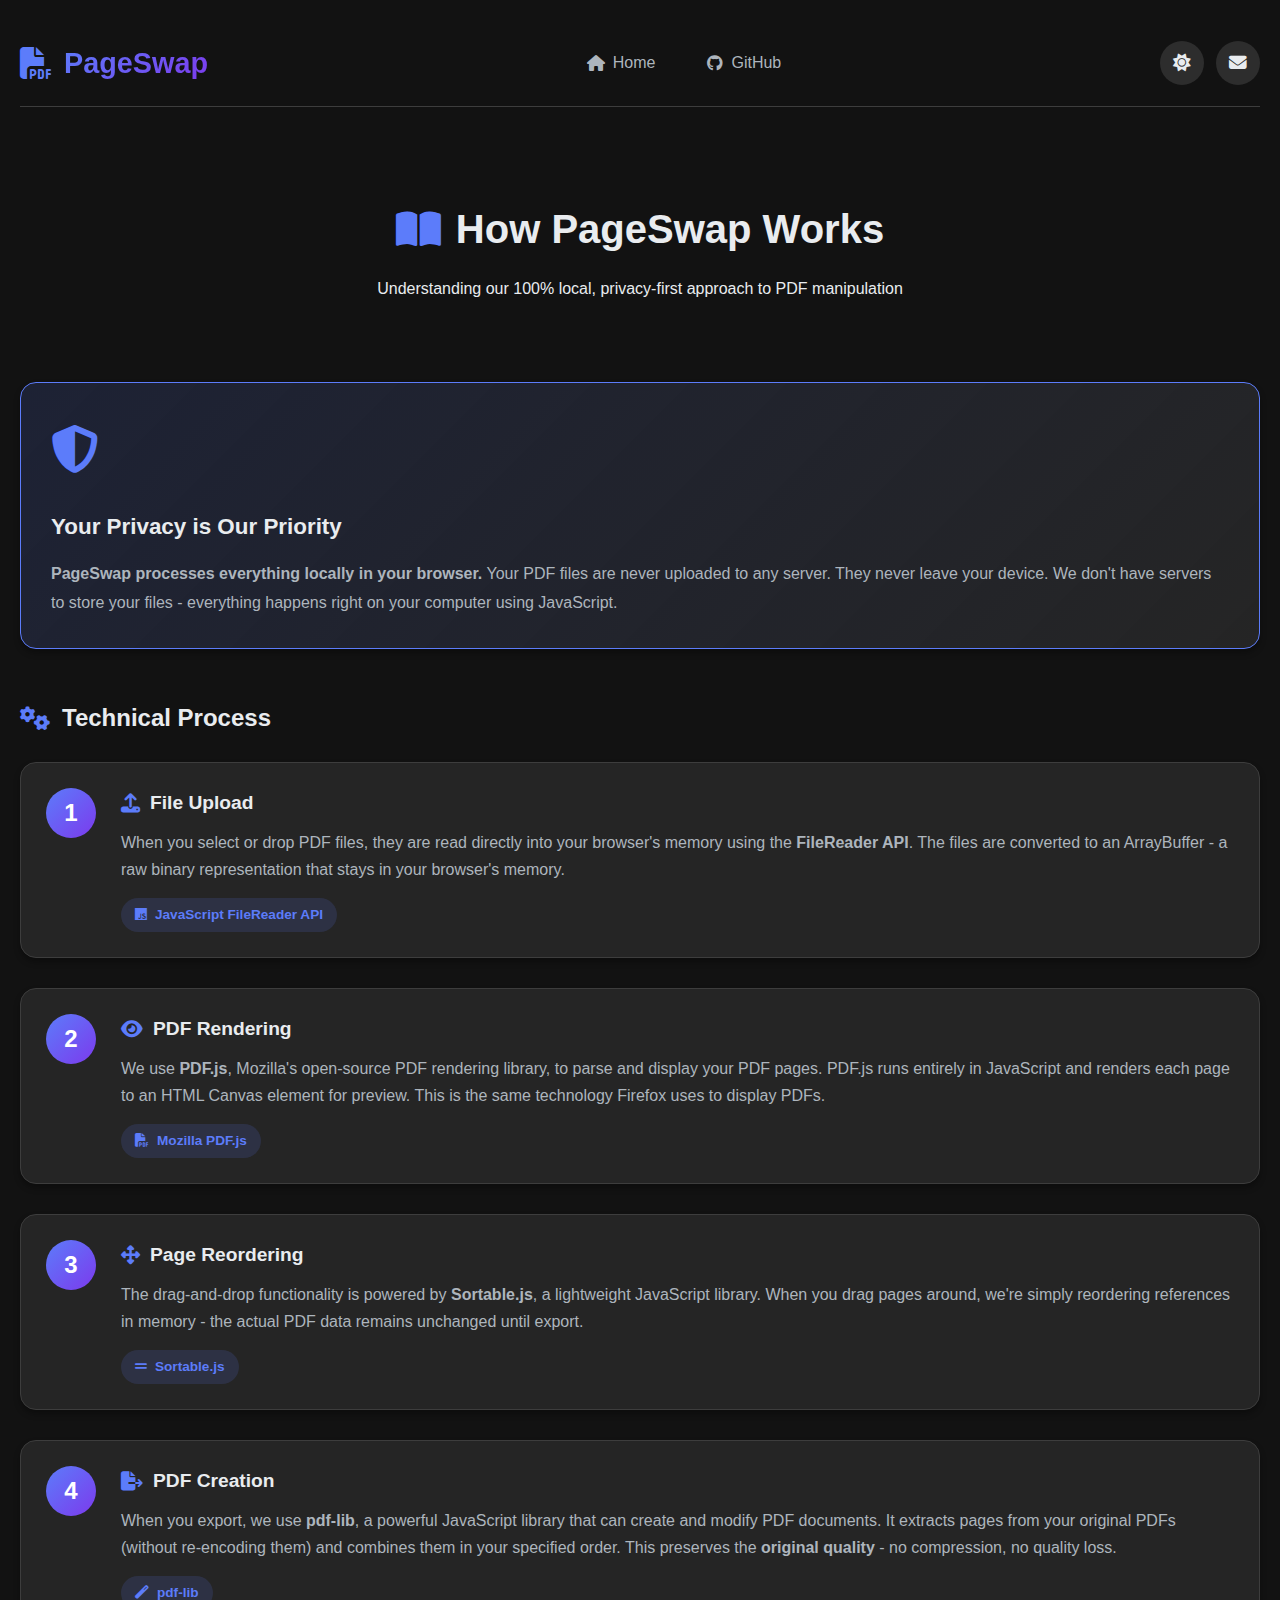
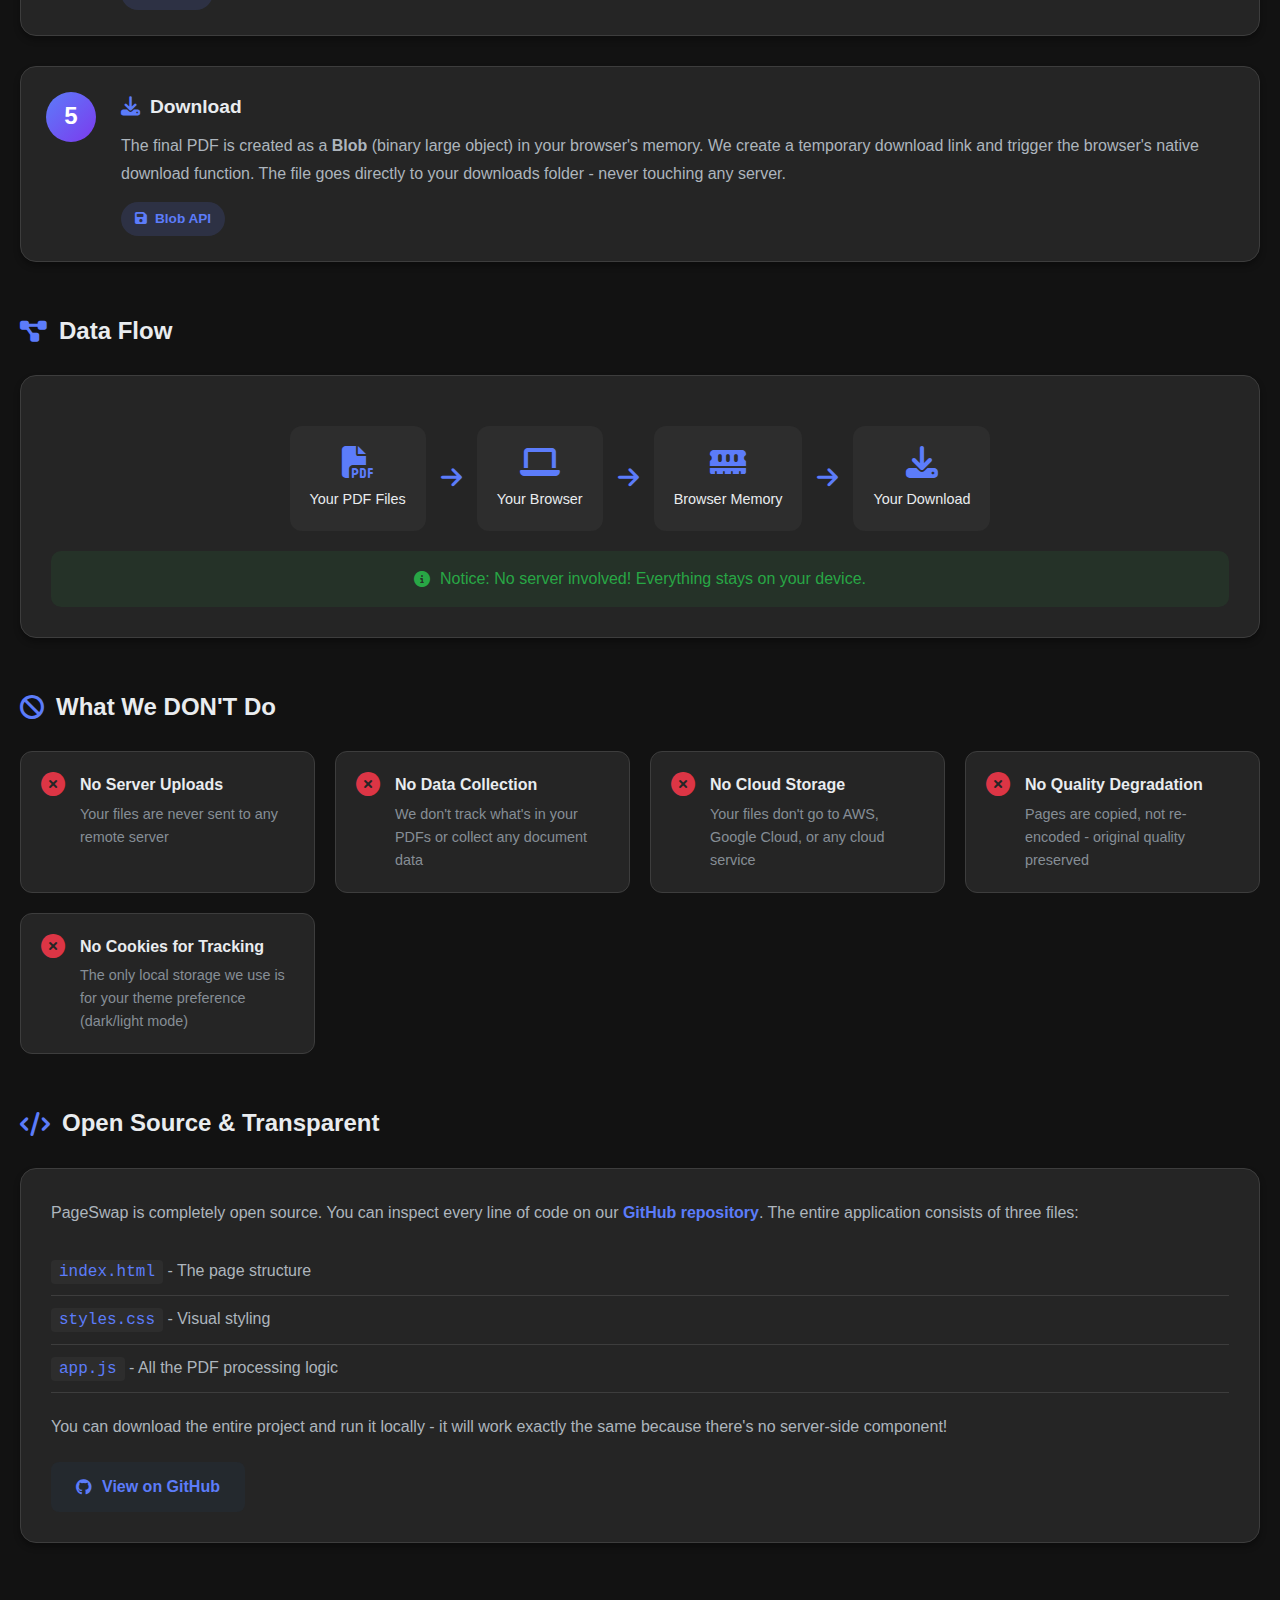
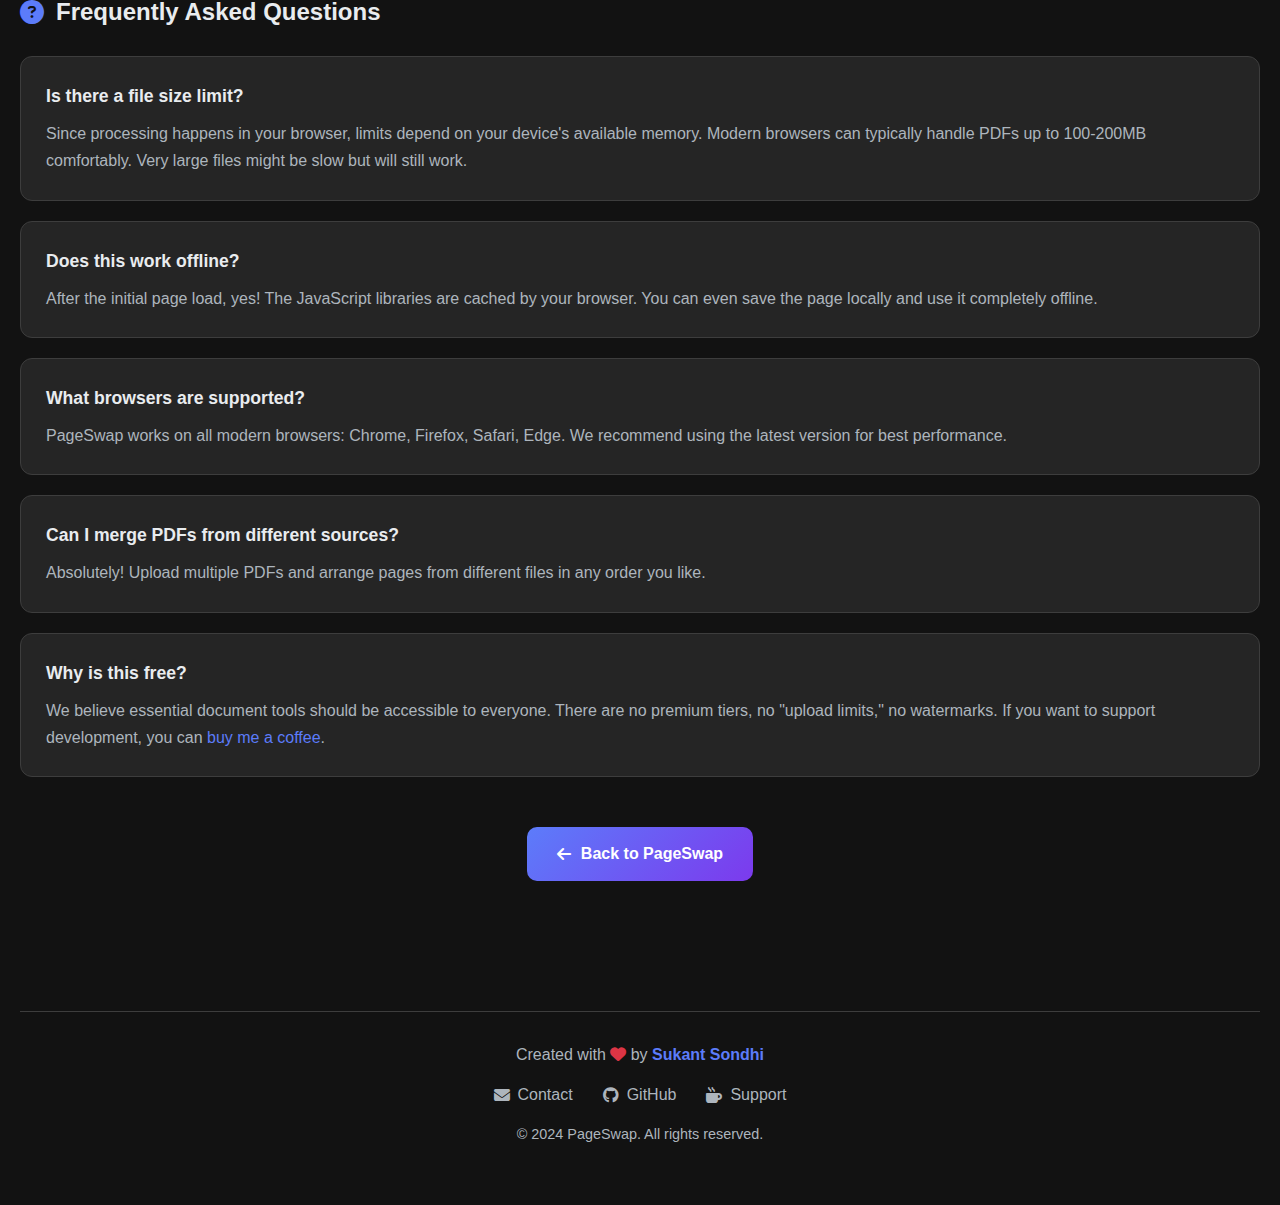
<file: documentation.html>
<!doctype html>
<html lang="en">
  <head>
    <meta charset="UTF-8" />
    <meta name="viewport" content="width=device-width, initial-scale=1.0" />
    <title>How PageSwap Works - Documentation</title>
    <link rel="stylesheet" href="styles.css" />
    <link
      rel="stylesheet"
      href="https://cdnjs.cloudflare.com/ajax/libs/font-awesome/6.5.1/css/all.min.css"
    />
  </head>
  <body>
    <div class="container">
      <!-- Header -->
      <header class="header">
        <div class="logo">
          <a href="index.html" class="logo-link">
            <i class="fas fa-file-pdf"></i>
            <h1>PageSwap</h1>
          </a>
        </div>
        <nav class="header-nav">
          <a href="index.html" class="nav-link">
            <i class="fas fa-home"></i> Home
          </a>
          <a
            href="https://github.com/sukantsondhi/PageSwap"
            target="_blank"
            class="nav-link"
          >
            <i class="fab fa-github"></i> GitHub
          </a>
        </nav>
        <div class="header-actions">
          <button
            id="theme-toggle"
            class="icon-btn"
            title="Toggle Dark/Light Mode"
          >
            <i class="fas fa-moon"></i>
          </button>
          <a
            href="mailto:page-swap@sukantsondhi.com"
            class="icon-btn"
            title="Contact Us"
          >
            <i class="fas fa-envelope"></i>
          </a>
        </div>
      </header>

      <!-- Documentation Content -->
      <main class="documentation">
        <section class="doc-hero">
          <h2><i class="fas fa-book-open"></i> How PageSwap Works</h2>
          <p class="subtitle">
            Understanding our 100% local, privacy-first approach to PDF
            manipulation
          </p>
        </section>

        <!-- Privacy Section -->
        <section class="doc-section">
          <div class="doc-card highlight-card">
            <div class="doc-icon">
              <i class="fas fa-shield-alt"></i>
            </div>
            <h3>Your Privacy is Our Priority</h3>
            <p>
              <strong
                >PageSwap processes everything locally in your browser.</strong
              >
              Your PDF files are never uploaded to any server. They never leave
              your device. We don't have servers to store your files -
              everything happens right on your computer using JavaScript.
            </p>
          </div>
        </section>

        <!-- How It Works Section -->
        <section class="doc-section">
          <h3 class="section-title">
            <i class="fas fa-cogs"></i> Technical Process
          </h3>

          <div class="process-steps">
            <div class="process-step">
              <div class="step-number">1</div>
              <div class="step-content">
                <h4><i class="fas fa-upload"></i> File Upload</h4>
                <p>
                  When you select or drop PDF files, they are read directly into
                  your browser's memory using the
                  <strong>FileReader API</strong>. The files are converted to an
                  ArrayBuffer - a raw binary representation that stays in your
                  browser's memory.
                </p>
                <div class="tech-badge">
                  <i class="fab fa-js"></i> JavaScript FileReader API
                </div>
              </div>
            </div>

            <div class="process-step">
              <div class="step-number">2</div>
              <div class="step-content">
                <h4><i class="fas fa-eye"></i> PDF Rendering</h4>
                <p>
                  We use <strong>PDF.js</strong>, Mozilla's open-source PDF
                  rendering library, to parse and display your PDF pages. PDF.js
                  runs entirely in JavaScript and renders each page to an HTML
                  Canvas element for preview. This is the same technology
                  Firefox uses to display PDFs.
                </p>
                <div class="tech-badge">
                  <i class="fas fa-file-pdf"></i> Mozilla PDF.js
                </div>
              </div>
            </div>

            <div class="process-step">
              <div class="step-number">3</div>
              <div class="step-content">
                <h4><i class="fas fa-arrows-alt"></i> Page Reordering</h4>
                <p>
                  The drag-and-drop functionality is powered by
                  <strong>Sortable.js</strong>, a lightweight JavaScript
                  library. When you drag pages around, we're simply reordering
                  references in memory - the actual PDF data remains unchanged
                  until export.
                </p>
                <div class="tech-badge">
                  <i class="fas fa-grip-lines"></i> Sortable.js
                </div>
              </div>
            </div>

            <div class="process-step">
              <div class="step-number">4</div>
              <div class="step-content">
                <h4><i class="fas fa-file-export"></i> PDF Creation</h4>
                <p>
                  When you export, we use <strong>pdf-lib</strong>, a powerful
                  JavaScript library that can create and modify PDF documents.
                  It extracts pages from your original PDFs (without re-encoding
                  them) and combines them in your specified order. This
                  preserves the <strong>original quality</strong> - no
                  compression, no quality loss.
                </p>
                <div class="tech-badge">
                  <i class="fas fa-magic"></i> pdf-lib
                </div>
              </div>
            </div>

            <div class="process-step">
              <div class="step-number">5</div>
              <div class="step-content">
                <h4><i class="fas fa-download"></i> Download</h4>
                <p>
                  The final PDF is created as a <strong>Blob</strong> (binary
                  large object) in your browser's memory. We create a temporary
                  download link and trigger the browser's native download
                  function. The file goes directly to your downloads folder -
                  never touching any server.
                </p>
                <div class="tech-badge">
                  <i class="fas fa-save"></i> Blob API
                </div>
              </div>
            </div>
          </div>
        </section>

        <!-- Data Flow Diagram -->
        <section class="doc-section">
          <h3 class="section-title">
            <i class="fas fa-project-diagram"></i> Data Flow
          </h3>
          <div class="doc-card">
            <div class="data-flow">
              <div class="flow-item">
                <i class="fas fa-file-pdf"></i>
                <span>Your PDF Files</span>
              </div>
              <div class="flow-arrow"><i class="fas fa-arrow-right"></i></div>
              <div class="flow-item">
                <i class="fas fa-laptop"></i>
                <span>Your Browser</span>
              </div>
              <div class="flow-arrow"><i class="fas fa-arrow-right"></i></div>
              <div class="flow-item">
                <i class="fas fa-memory"></i>
                <span>Browser Memory</span>
              </div>
              <div class="flow-arrow"><i class="fas fa-arrow-right"></i></div>
              <div class="flow-item">
                <i class="fas fa-download"></i>
                <span>Your Download</span>
              </div>
            </div>
            <div class="flow-note">
              <i class="fas fa-info-circle"></i>
              <span
                >Notice: No server involved! Everything stays on your
                device.</span
              >
            </div>
          </div>
        </section>

        <!-- What We DON'T Do -->
        <section class="doc-section">
          <h3 class="section-title">
            <i class="fas fa-ban"></i> What We DON'T Do
          </h3>
          <div class="dont-list">
            <div class="dont-item">
              <i class="fas fa-times-circle"></i>
              <div>
                <strong>No Server Uploads</strong>
                <p>Your files are never sent to any remote server</p>
              </div>
            </div>
            <div class="dont-item">
              <i class="fas fa-times-circle"></i>
              <div>
                <strong>No Data Collection</strong>
                <p>
                  We don't track what's in your PDFs or collect any document
                  data
                </p>
              </div>
            </div>
            <div class="dont-item">
              <i class="fas fa-times-circle"></i>
              <div>
                <strong>No Cloud Storage</strong>
                <p>
                  Your files don't go to AWS, Google Cloud, or any cloud service
                </p>
              </div>
            </div>
            <div class="dont-item">
              <i class="fas fa-times-circle"></i>
              <div>
                <strong>No Quality Degradation</strong>
                <p>
                  Pages are copied, not re-encoded - original quality preserved
                </p>
              </div>
            </div>
            <div class="dont-item">
              <i class="fas fa-times-circle"></i>
              <div>
                <strong>No Cookies for Tracking</strong>
                <p>
                  The only local storage we use is for your theme preference
                  (dark/light mode)
                </p>
              </div>
            </div>
          </div>
        </section>

        <!-- Open Source -->
        <section class="doc-section">
          <h3 class="section-title">
            <i class="fas fa-code"></i> Open Source & Transparent
          </h3>
          <div class="doc-card">
            <p>
              PageSwap is completely open source. You can inspect every line of
              code on our
              <a href="https://github.com/sukantsondhi/PageSwap" target="_blank"
                >GitHub repository</a
              >. The entire application consists of three files:
            </p>
            <ul class="file-list">
              <li><code>index.html</code> - The page structure</li>
              <li><code>styles.css</code> - Visual styling</li>
              <li><code>app.js</code> - All the PDF processing logic</li>
            </ul>
            <p>
              You can download the entire project and run it locally - it will
              work exactly the same because there's no server-side component!
            </p>
            <a
              href="https://github.com/sukantsondhi/PageSwap"
              target="_blank"
              class="github-btn"
            >
              <i class="fab fa-github"></i> View on GitHub
            </a>
          </div>
        </section>

        <!-- FAQ -->
        <section class="doc-section">
          <h3 class="section-title">
            <i class="fas fa-question-circle"></i> Frequently Asked Questions
          </h3>

          <div class="faq-list">
            <div class="faq-item">
              <h4>Is there a file size limit?</h4>
              <p>
                Since processing happens in your browser, limits depend on your
                device's available memory. Modern browsers can typically handle
                PDFs up to 100-200MB comfortably. Very large files might be slow
                but will still work.
              </p>
            </div>

            <div class="faq-item">
              <h4>Does this work offline?</h4>
              <p>
                After the initial page load, yes! The JavaScript libraries are
                cached by your browser. You can even save the page locally and
                use it completely offline.
              </p>
            </div>

            <div class="faq-item">
              <h4>What browsers are supported?</h4>
              <p>
                PageSwap works on all modern browsers: Chrome, Firefox, Safari,
                Edge. We recommend using the latest version for best
                performance.
              </p>
            </div>

            <div class="faq-item">
              <h4>Can I merge PDFs from different sources?</h4>
              <p>
                Absolutely! Upload multiple PDFs and arrange pages from
                different files in any order you like.
              </p>
            </div>

            <div class="faq-item">
              <h4>Why is this free?</h4>
              <p>
                We believe essential document tools should be accessible to
                everyone. There are no premium tiers, no "upload limits," no
                watermarks. If you want to support development, you can
                <a
                  href="https://www.buymeacoffee.com/sukantsondhi"
                  target="_blank"
                  >buy me a coffee</a
                >.
              </p>
            </div>
          </div>
        </section>

        <!-- Back to App -->
        <section class="doc-section center">
          <a href="index.html" class="back-btn">
            <i class="fas fa-arrow-left"></i> Back to PageSwap
          </a>
        </section>
      </main>

      <!-- Footer -->
      <footer class="footer">
        <p>
          Created with <i class="fas fa-heart"></i> by
          <strong>Sukant Sondhi</strong>
        </p>
        <div class="footer-links">
          <a href="mailto:page-swap@sukantsondhi.com"
            ><i class="fas fa-envelope"></i> Contact</a
          >
          <a href="https://github.com/sukantsondhi/PageSwap" target="_blank"
            ><i class="fab fa-github"></i> GitHub</a
          >
          <a href="https://www.buymeacoffee.com/sukantsondhi" target="_blank"
            ><i class="fas fa-mug-hot"></i> Support</a
          >
        </div>
        <p class="copyright">&copy; 2024 PageSwap. All rights reserved.</p>
      </footer>
    </div>

    <script>
      // Theme toggle for documentation page
      document.addEventListener("DOMContentLoaded", () => {
        const themeToggle = document.getElementById("theme-toggle");
        const savedTheme = localStorage.getItem("theme") || "dark";
        document.documentElement.setAttribute("data-theme", savedTheme);
        updateThemeIcon(savedTheme);

        themeToggle.addEventListener("click", () => {
          const currentTheme =
            document.documentElement.getAttribute("data-theme");
          const newTheme = currentTheme === "dark" ? "light" : "dark";
          document.documentElement.setAttribute("data-theme", newTheme);
          localStorage.setItem("theme", newTheme);
          updateThemeIcon(newTheme);
        });

        function updateThemeIcon(theme) {
          const icon = themeToggle.querySelector("i");
          icon.className = theme === "dark" ? "fas fa-sun" : "fas fa-moon";
        }
      });
    </script>
  </body>
</html>
</file>
<file: styles.css>
/* CSS Variables for Theming */
:root {
  /* Light Mode (Default) */
  --bg-primary: #f8f9fa;
  --bg-secondary: #ffffff;
  --bg-tertiary: #e9ecef;
  --text-primary: #212529;
  --text-secondary: #495057;
  --text-muted: #6c757d;
  --accent: #4361ee;
  --accent-hover: #3a56d4;
  --accent-light: rgba(67, 97, 238, 0.1);
  --danger: #dc3545;
  --danger-hover: #c82333;
  --success: #28a745;
  --border: #dee2e6;
  --shadow: 0 4px 6px rgba(0, 0, 0, 0.1);
  --shadow-lg: 0 10px 25px rgba(0, 0, 0, 0.15);
  --card-bg: #ffffff;
  --drop-zone-bg: #f1f3f5;
  --drop-zone-border: #adb5bd;
  --coffee-color: #ffdd00;
  --coffee-hover: #ffc800;
}

[data-theme="dark"] {
  --bg-primary: #121212;
  --bg-secondary: #1e1e1e;
  --bg-tertiary: #2d2d2d;
  --text-primary: #e9ecef;
  --text-secondary: #adb5bd;
  --text-muted: #868e96;
  --accent: #5c7cfa;
  --accent-hover: #748ffc;
  --accent-light: rgba(92, 124, 250, 0.15);
  --border: #3d3d3d;
  --shadow: 0 4px 6px rgba(0, 0, 0, 0.3);
  --shadow-lg: 0 10px 25px rgba(0, 0, 0, 0.4);
  --card-bg: #252525;
  --drop-zone-bg: #2a2a2a;
  --drop-zone-border: #4d4d4d;
}

/* Reset & Base */
* {
  margin: 0;
  padding: 0;
  box-sizing: border-box;
}

body {
  font-family: "Segoe UI", Tahoma, Geneva, Verdana, sans-serif;
  background-color: var(--bg-primary);
  color: var(--text-primary);
  line-height: 1.6;
  transition:
    background-color 0.3s ease,
    color 0.3s ease;
  min-height: 100vh;
}

.container {
  max-width: 1400px;
  margin: 0 auto;
  padding: 20px;
}

/* Header */
.header {
  display: flex;
  justify-content: space-between;
  align-items: center;
  padding: 20px 0;
  border-bottom: 1px solid var(--border);
  margin-bottom: 30px;
  flex-wrap: wrap;
  gap: 15px;
}

.logo {
  display: flex;
  align-items: center;
  gap: 12px;
}

.logo-link {
  display: flex;
  align-items: center;
  gap: 12px;
  text-decoration: none;
}

.logo i {
  font-size: 2rem;
  color: var(--accent);
}

.logo h1 {
  font-size: 1.8rem;
  font-weight: 700;
  background: linear-gradient(135deg, var(--accent), #7c3aed);
  -webkit-background-clip: text;
  -webkit-text-fill-color: transparent;
  background-clip: text;
}

/* Header Navigation */
.header-nav {
  display: flex;
  gap: 20px;
}

.nav-link {
  display: flex;
  align-items: center;
  gap: 8px;
  color: var(--text-secondary);
  text-decoration: none;
  font-weight: 500;
  padding: 8px 16px;
  border-radius: 8px;
  transition: all 0.3s ease;
}

.nav-link:hover {
  color: var(--accent);
  background: var(--accent-light);
}

.header-actions {
  display: flex;
  gap: 12px;
}

.icon-btn {
  width: 44px;
  height: 44px;
  border-radius: 50%;
  border: none;
  background-color: var(--bg-tertiary);
  color: var(--text-primary);
  cursor: pointer;
  display: flex;
  align-items: center;
  justify-content: center;
  font-size: 1.1rem;
  transition: all 0.3s ease;
  text-decoration: none;
}

.icon-btn:hover {
  background-color: var(--accent);
  color: white;
  transform: translateY(-2px);
  box-shadow: var(--shadow);
}

.coffee-btn:hover {
  background-color: var(--coffee-color);
  color: #333;
}

/* Hero Section */
.hero {
  text-align: center;
  padding: 40px 20px;
}

.hero h2 {
  font-size: 2.5rem;
  margin-bottom: 15px;
  color: var(--text-primary);
}

.hero .subtitle {
  font-size: 1.2rem;
  color: var(--text-secondary);
  max-width: 700px;
  margin: 0 auto;
}

.hero strong {
  color: var(--accent);
}

/* Why Section */
.why-section {
  margin: 40px 0;
}

.why-card {
  background: var(--card-bg);
  border-radius: 16px;
  padding: 30px;
  box-shadow: var(--shadow);
  border: 1px solid var(--border);
}

.why-card h3 {
  display: flex;
  align-items: center;
  gap: 10px;
  color: var(--accent);
  margin-bottom: 12px;
  font-size: 1.3rem;
}

.why-card h3:not(:first-child) {
  margin-top: 25px;
}

.why-card p {
  color: var(--text-secondary);
  font-size: 1rem;
  line-height: 1.8;
}

.why-card a {
  color: var(--accent);
  text-decoration: none;
  font-weight: 600;
}

.why-card a:hover {
  text-decoration: underline;
}

/* Upload Section */
.upload-section {
  margin: 40px 0;
}

.drop-zone {
  background: var(--drop-zone-bg);
  border: 3px dashed var(--drop-zone-border);
  border-radius: 20px;
  padding: 60px 40px;
  text-align: center;
  cursor: pointer;
  transition: all 0.3s ease;
}

.drop-zone:hover,
.drop-zone.drag-over {
  border-color: var(--accent);
  background-color: var(--accent-light);
}

.drop-zone i {
  font-size: 4rem;
  color: var(--accent);
  margin-bottom: 20px;
}

.drop-zone p {
  font-size: 1.3rem;
  color: var(--text-primary);
  margin-bottom: 10px;
}

.drop-zone span {
  color: var(--text-muted);
  display: block;
  margin-bottom: 15px;
}

.upload-btn {
  display: inline-block;
  padding: 12px 30px;
  background: var(--accent);
  color: white;
  border-radius: 30px;
  cursor: pointer;
  font-weight: 600;
  transition: all 0.3s ease;
}

.upload-btn:hover {
  background: var(--accent-hover);
  transform: translateY(-2px);
  box-shadow: var(--shadow);
}

/* Pages Section */
.pages-section {
  margin: 40px 0;
}

.pages-section.hidden {
  display: none;
}

.pages-header {
  display: flex;
  justify-content: space-between;
  align-items: center;
  flex-wrap: wrap;
  gap: 15px;
  margin-bottom: 25px;
}

.pages-header h3 {
  display: flex;
  align-items: center;
  gap: 10px;
  color: var(--text-primary);
  font-size: 1.3rem;
}

.pages-actions {
  display: flex;
  gap: 10px;
  flex-wrap: wrap;
}

.action-btn {
  padding: 10px 20px;
  border: none;
  border-radius: 8px;
  background: var(--bg-tertiary);
  color: var(--text-primary);
  cursor: pointer;
  font-weight: 500;
  display: flex;
  align-items: center;
  gap: 8px;
  transition: all 0.3s ease;
}

.action-btn:hover:not(:disabled) {
  background: var(--accent);
  color: white;
}

.action-btn.danger:hover:not(:disabled) {
  background: var(--danger);
  color: white;
}

.action-btn:disabled {
  opacity: 0.5;
  cursor: not-allowed;
}

/* Pages Container */
.pages-container {
  display: grid;
  grid-template-columns: repeat(auto-fill, minmax(180px, 1fr));
  gap: 20px;
  padding: 20px;
  background: var(--card-bg);
  border-radius: 16px;
  border: 1px solid var(--border);
  min-height: 300px;
}

.page-card {
  position: relative;
  background: var(--bg-tertiary);
  border-radius: 12px;
  overflow: hidden;
  box-shadow: var(--shadow);
  cursor: grab;
  transition: all 0.3s ease;
  aspect-ratio: 3/4;
}

.page-card:hover {
  transform: translateY(-5px);
  box-shadow: var(--shadow-lg);
}

.page-card.selected {
  outline: 3px solid var(--accent);
  outline-offset: 2px;
}

.page-card.sortable-chosen {
  opacity: 0.9;
  transform: scale(1.05);
  z-index: 100;
}

.page-card.sortable-ghost {
  opacity: 0.5;
  background: var(--accent-light);
  border: 3px dashed var(--accent);
  box-shadow:
    0 0 30px rgba(255, 255, 255, 0.5),
    0 0 60px var(--accent);
}

[data-theme="dark"] .page-card.sortable-ghost {
  box-shadow:
    0 0 30px rgba(255, 255, 255, 0.3),
    0 0 60px rgba(92, 124, 250, 0.6);
}

.page-card.sortable-drag {
  box-shadow:
    0 15px 40px rgba(0, 0, 0, 0.3),
    0 0 20px rgba(255, 255, 255, 0.2);
}

.page-card canvas {
  width: 100%;
  height: 100%;
  object-fit: contain;
  display: block;
}

.page-info {
  position: absolute;
  bottom: 0;
  left: 0;
  right: 0;
  padding: 10px;
  background: linear-gradient(transparent, rgba(0, 0, 0, 0.9));
  color: white;
  font-size: 0.85rem;
}

.page-numbers {
  display: flex;
  justify-content: space-between;
  align-items: center;
  margin-bottom: 6px;
}

.new-page-number {
  font-weight: 700;
  font-size: 0.85rem;
  color: #ffffff;
  background: #16a34a;
  padding: 3px 10px;
  border-radius: 4px;
  text-shadow: 0 1px 2px rgba(0, 0, 0, 0.3);
}

.original-page-number {
  font-size: 0.8rem;
  font-weight: 600;
  color: #ffffff;
  background: #d97706;
  padding: 3px 10px;
  border-radius: 4px;
  text-shadow: 0 1px 2px rgba(0, 0, 0, 0.3);
}

.page-number {
  font-weight: 700;
  font-size: 1rem;
}

.page-source {
  font-size: 0.85rem;
  opacity: 1;
  overflow: hidden;
  text-overflow: ellipsis;
  white-space: nowrap;
  display: flex;
  align-items: center;
  gap: 6px;
  color: #e5e7eb;
  text-shadow: 0 1px 2px rgba(0, 0, 0, 0.5);
}

.page-source i {
  font-size: 0.85rem;
  color: #93c5fd;
}

.page-checkbox {
  position: absolute;
  top: 10px;
  left: 10px;
  width: 24px;
  height: 24px;
  cursor: pointer;
  accent-color: var(--accent);
}

.page-delete {
  position: absolute;
  top: 10px;
  right: 10px;
  width: 28px;
  height: 28px;
  border-radius: 50%;
  border: none;
  background: rgba(220, 53, 69, 0.9);
  color: white;
  cursor: pointer;
  display: flex;
  align-items: center;
  justify-content: center;
  opacity: 0;
  transition: opacity 0.3s ease;
}

.page-card:hover .page-delete {
  opacity: 1;
}

.page-delete:hover {
  background: var(--danger);
  transform: scale(1.1);
}

/* Export Section */
.export-section {
  display: flex;
  justify-content: center;
  align-items: center;
  gap: 15px;
  margin-top: 30px;
  flex-wrap: wrap;
}

.filename-input {
  padding: 14px 20px;
  border: 2px solid var(--border);
  border-radius: 10px;
  background: var(--bg-secondary);
  color: var(--text-primary);
  font-size: 1rem;
  width: 220px;
  transition: border-color 0.3s ease;
}

.filename-input:focus {
  outline: none;
  border-color: var(--accent);
}

.export-btn {
  padding: 14px 40px;
  background: linear-gradient(135deg, var(--accent), #7c3aed);
  color: white;
  border: none;
  border-radius: 10px;
  font-size: 1.1rem;
  font-weight: 600;
  cursor: pointer;
  display: flex;
  align-items: center;
  gap: 10px;
  transition: all 0.3s ease;
}

.export-btn:hover:not(:disabled) {
  transform: translateY(-3px);
  box-shadow: var(--shadow-lg);
}

.export-btn:disabled {
  opacity: 0.5;
  cursor: not-allowed;
}

/* Loading Overlay */
.loading-overlay {
  position: fixed;
  top: 0;
  left: 0;
  right: 0;
  bottom: 0;
  background: rgba(0, 0, 0, 0.7);
  display: flex;
  flex-direction: column;
  align-items: center;
  justify-content: center;
  z-index: 1000;
}

.loading-overlay.hidden {
  display: none;
}

.spinner {
  width: 60px;
  height: 60px;
  border: 4px solid var(--bg-tertiary);
  border-top-color: var(--accent);
  border-radius: 50%;
  animation: spin 1s linear infinite;
}

@keyframes spin {
  to {
    transform: rotate(360deg);
  }
}

.loading-overlay p {
  color: white;
  margin-top: 20px;
  font-size: 1.2rem;
}

/* Footer */
.footer {
  margin-top: 60px;
  padding: 30px 0;
  text-align: center;
  border-top: 1px solid var(--border);
}

.footer p {
  color: var(--text-secondary);
  margin-bottom: 15px;
}

.footer p i {
  color: var(--danger);
}

.footer strong {
  color: var(--accent);
}

.footer-links {
  display: flex;
  justify-content: center;
  gap: 30px;
  margin-bottom: 15px;
}

.footer-links a {
  color: var(--text-secondary);
  text-decoration: none;
  display: flex;
  align-items: center;
  gap: 8px;
  transition: color 0.3s ease;
}

.footer-links a:hover {
  color: var(--accent);
}

.copyright {
  font-size: 0.9rem;
  color: var(--text-muted);
}

/* Responsive Design */
@media (max-width: 768px) {
  .header {
    flex-direction: column;
    gap: 20px;
  }

  .hero h2 {
    font-size: 1.8rem;
  }

  .hero .subtitle {
    font-size: 1rem;
  }

  .pages-header {
    flex-direction: column;
    align-items: flex-start;
  }

  .pages-container {
    grid-template-columns: repeat(auto-fill, minmax(140px, 1fr));
    gap: 15px;
    padding: 15px;
  }

  .export-section {
    flex-direction: column;
  }

  .filename-input {
    width: 100%;
    max-width: 300px;
  }

  .drop-zone {
    padding: 40px 20px;
  }

  .drop-zone i {
    font-size: 3rem;
  }
}

@media (max-width: 480px) {
  .container {
    padding: 15px;
  }

  .pages-container {
    grid-template-columns: repeat(2, 1fr);
  }

  .action-btn {
    padding: 8px 12px;
    font-size: 0.9rem;
  }

  .why-card {
    padding: 20px;
  }
}

/* Scrollbar Styling */
::-webkit-scrollbar {
  width: 10px;
  height: 10px;
}

::-webkit-scrollbar-track {
  background: var(--bg-tertiary);
}

::-webkit-scrollbar-thumb {
  background: var(--text-muted);
  border-radius: 5px;
}

::-webkit-scrollbar-thumb:hover {
  background: var(--accent);
}

/* Selection */
::selection {
  background: var(--accent);
  color: white;
}

/* Animations */
@keyframes fadeIn {
  from {
    opacity: 0;
    transform: translateY(20px);
  }
  to {
    opacity: 1;
    transform: translateY(0);
  }
}

.page-card {
  animation: fadeIn 0.3s ease forwards;
}

/* Zoom Controls */
.zoom-controls {
  display: flex;
  align-items: center;
  gap: 8px;
  background: var(--bg-tertiary);
  padding: 5px 10px;
  border-radius: 8px;
}

.zoom-level {
  min-width: 50px;
  text-align: center;
  font-weight: 600;
  color: var(--text-primary);
  font-size: 0.9rem;
}

.zoom-controls .action-btn {
  padding: 8px 12px;
}

/* Support Section */
.support-section {
  margin: 60px 0;
}

.support-card {
  background: linear-gradient(135deg, var(--card-bg), var(--bg-tertiary));
  border-radius: 20px;
  padding: 40px;
  text-align: center;
  box-shadow: var(--shadow-lg);
  border: 1px solid var(--border);
}

.support-header {
  display: flex;
  align-items: center;
  justify-content: center;
  gap: 12px;
  margin-bottom: 20px;
}

.support-header i {
  font-size: 2.5rem;
  color: var(--coffee-color);
}

.support-header h3 {
  font-size: 1.8rem;
  color: var(--text-primary);
}

.support-card > p {
  color: var(--text-secondary);
  font-size: 1.1rem;
  max-width: 600px;
  margin: 0 auto 30px;
}

.coffee-widget {
  margin: 30px 0;
}

.bmc-button img {
  height: 50px;
  border-radius: 8px;
  transition: transform 0.3s ease;
}

.bmc-button img:hover {
  transform: scale(1.05);
}

.support-alternatives {
  margin-top: 20px;
}

.small-text {
  font-size: 0.9rem;
  color: var(--text-muted);
  margin-bottom: 10px;
}

.support-link {
  display: inline-flex;
  align-items: center;
  gap: 8px;
  color: var(--accent);
  text-decoration: none;
  font-weight: 500;
}

.support-link:hover {
  text-decoration: underline;
}

/* Documentation Page Styles */
.documentation {
  padding: 20px 0;
}

.doc-hero {
  text-align: center;
  padding: 40px 20px;
  margin-bottom: 40px;
}

.doc-hero h2 {
  font-size: 2.5rem;
  color: var(--text-primary);
  margin-bottom: 15px;
  display: flex;
  align-items: center;
  justify-content: center;
  gap: 15px;
}

.doc-hero h2 i {
  color: var(--accent);
}

.doc-section {
  margin-bottom: 50px;
}

.doc-section.center {
  text-align: center;
}

.section-title {
  font-size: 1.5rem;
  color: var(--text-primary);
  margin-bottom: 25px;
  display: flex;
  align-items: center;
  gap: 12px;
}

.section-title i {
  color: var(--accent);
}

.doc-card {
  background: var(--card-bg);
  border-radius: 16px;
  padding: 30px;
  box-shadow: var(--shadow);
  border: 1px solid var(--border);
}

.doc-card.highlight-card {
  background: linear-gradient(135deg, var(--accent-light), var(--card-bg));
  border-color: var(--accent);
}

.doc-icon {
  font-size: 3rem;
  color: var(--accent);
  margin-bottom: 20px;
}

.doc-card h3 {
  font-size: 1.4rem;
  color: var(--text-primary);
  margin-bottom: 15px;
}

.doc-card p {
  color: var(--text-secondary);
  line-height: 1.8;
}

.doc-card a {
  color: var(--accent);
  text-decoration: none;
  font-weight: 600;
}

.doc-card a:hover {
  text-decoration: underline;
}

/* Process Steps */
.process-steps {
  display: flex;
  flex-direction: column;
  gap: 30px;
}

.process-step {
  display: flex;
  gap: 25px;
  background: var(--card-bg);
  border-radius: 16px;
  padding: 25px;
  box-shadow: var(--shadow);
  border: 1px solid var(--border);
  transition: transform 0.3s ease;
}

.process-step:hover {
  transform: translateX(10px);
}

.step-number {
  width: 50px;
  height: 50px;
  background: linear-gradient(135deg, var(--accent), #7c3aed);
  color: white;
  border-radius: 50%;
  display: flex;
  align-items: center;
  justify-content: center;
  font-size: 1.5rem;
  font-weight: 700;
  flex-shrink: 0;
}

.step-content h4 {
  font-size: 1.2rem;
  color: var(--text-primary);
  margin-bottom: 10px;
  display: flex;
  align-items: center;
  gap: 10px;
}

.step-content h4 i {
  color: var(--accent);
}

.step-content p {
  color: var(--text-secondary);
  line-height: 1.7;
  margin-bottom: 15px;
}

.tech-badge {
  display: inline-flex;
  align-items: center;
  gap: 8px;
  background: var(--accent-light);
  color: var(--accent);
  padding: 6px 14px;
  border-radius: 20px;
  font-size: 0.85rem;
  font-weight: 600;
}

/* Data Flow */
.data-flow {
  display: flex;
  align-items: center;
  justify-content: center;
  flex-wrap: wrap;
  gap: 15px;
  margin: 20px 0;
}

.flow-item {
  display: flex;
  flex-direction: column;
  align-items: center;
  gap: 10px;
  padding: 20px;
  background: var(--bg-tertiary);
  border-radius: 12px;
  min-width: 120px;
}

.flow-item i {
  font-size: 2rem;
  color: var(--accent);
}

.flow-item span {
  font-weight: 500;
  color: var(--text-primary);
  text-align: center;
  font-size: 0.9rem;
}

.flow-arrow {
  color: var(--accent);
  font-size: 1.5rem;
}

.flow-note {
  display: flex;
  align-items: center;
  justify-content: center;
  gap: 10px;
  margin-top: 20px;
  padding: 15px;
  background: rgba(40, 167, 69, 0.1);
  border-radius: 10px;
  color: var(--success);
  font-weight: 500;
}

/* Don't List */
.dont-list {
  display: grid;
  grid-template-columns: repeat(auto-fit, minmax(280px, 1fr));
  gap: 20px;
}

.dont-item {
  display: flex;
  gap: 15px;
  padding: 20px;
  background: var(--card-bg);
  border-radius: 12px;
  border: 1px solid var(--border);
}

.dont-item i {
  color: var(--danger);
  font-size: 1.5rem;
  flex-shrink: 0;
}

.dont-item strong {
  color: var(--text-primary);
  display: block;
  margin-bottom: 5px;
}

.dont-item p {
  color: var(--text-muted);
  font-size: 0.9rem;
  margin: 0;
}

/* File List */
.file-list {
  list-style: none;
  margin: 20px 0;
}

.file-list li {
  padding: 10px 0;
  border-bottom: 1px solid var(--border);
  color: var(--text-secondary);
}

.file-list code {
  background: var(--bg-tertiary);
  padding: 3px 8px;
  border-radius: 4px;
  font-family: "Consolas", monospace;
  color: var(--accent);
}

.github-btn {
  display: inline-flex;
  align-items: center;
  gap: 10px;
  padding: 12px 25px;
  background: #24292e;
  color: white;
  text-decoration: none;
  border-radius: 8px;
  font-weight: 600;
  transition: all 0.3s ease;
  margin-top: 20px;
}

.github-btn:hover {
  background: #2c3440;
  transform: translateY(-2px);
  text-decoration: none;
  color: white;
}

/* FAQ */
.faq-list {
  display: flex;
  flex-direction: column;
  gap: 20px;
}

.faq-item {
  background: var(--card-bg);
  border-radius: 12px;
  padding: 25px;
  border: 1px solid var(--border);
}

.faq-item h4 {
  color: var(--text-primary);
  margin-bottom: 10px;
  font-size: 1.1rem;
}

.faq-item p {
  color: var(--text-secondary);
  margin: 0;
  line-height: 1.7;
}

.faq-item a {
  color: var(--accent);
  text-decoration: none;
}

.faq-item a:hover {
  text-decoration: underline;
}

.back-btn {
  display: inline-flex;
  align-items: center;
  gap: 10px;
  padding: 14px 30px;
  background: linear-gradient(135deg, var(--accent), #7c3aed);
  color: white;
  text-decoration: none;
  border-radius: 10px;
  font-weight: 600;
  transition: all 0.3s ease;
}

.back-btn:hover {
  transform: translateY(-3px);
  box-shadow: var(--shadow-lg);
  color: white;
  text-decoration: none;
}

/* Responsive for new elements */
@media (max-width: 768px) {
  .header-nav {
    display: none;
  }

  .process-step {
    flex-direction: column;
    align-items: flex-start;
  }

  .data-flow {
    flex-direction: column;
  }

  .flow-arrow {
    transform: rotate(90deg);
  }

  .zoom-controls {
    width: 100%;
    justify-content: center;
  }

  .support-card {
    padding: 25px;
  }

  .doc-hero h2 {
    font-size: 1.8rem;
    flex-direction: column;
  }
}
</file>
